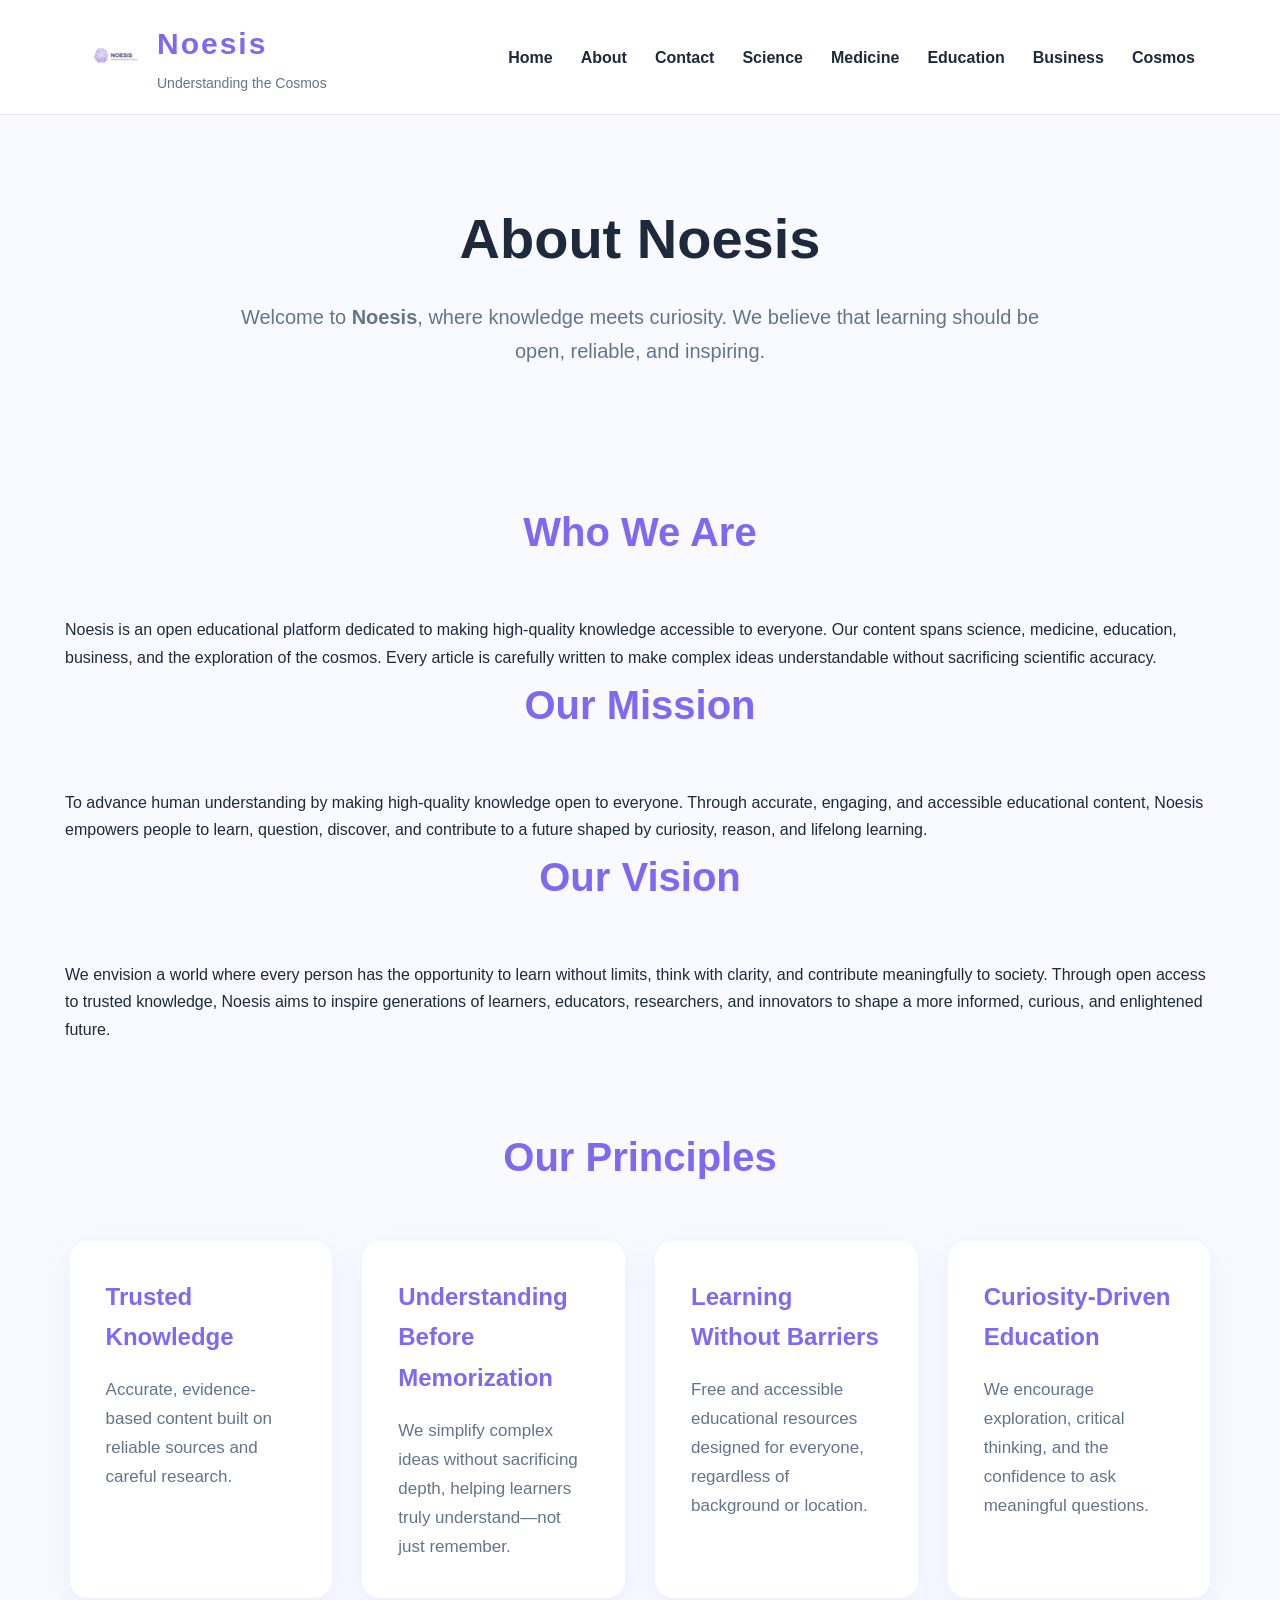
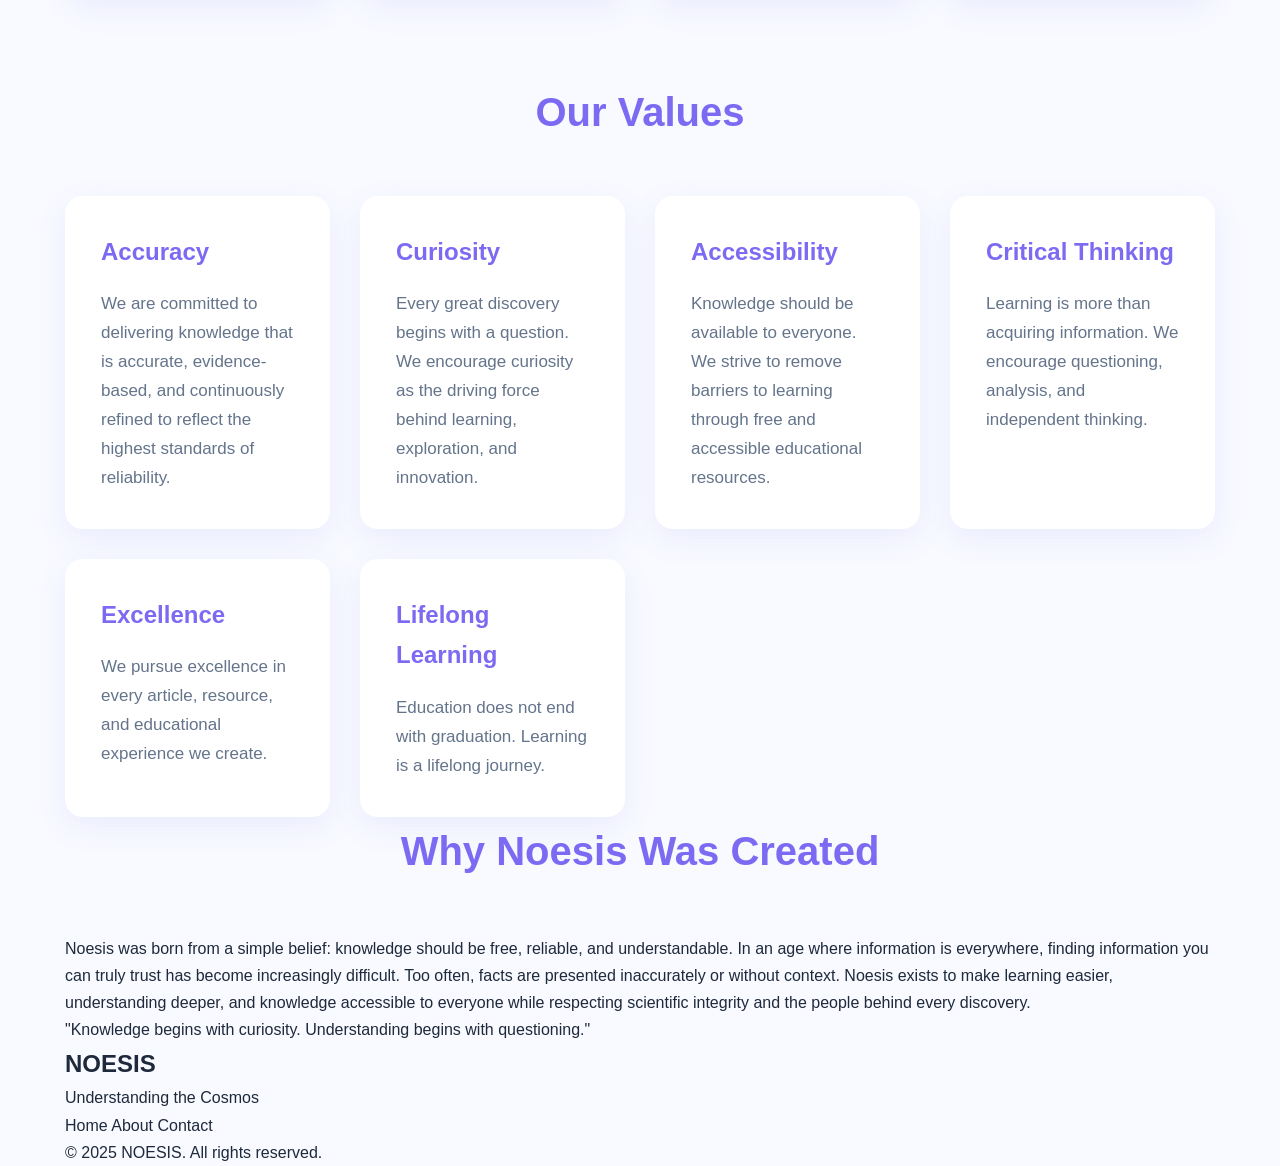
<file: about.html>
<!DOCTYPE html>
<html lang="en">

<head>

    <meta charset="UTF-8">

    <meta name="viewport" content="width=device-width, initial-scale=1.0">

    <meta name="description" content="Learn more about Noesis and our mission to make reliable knowledge accessible to everyone.">

    <title>About | Noesis</title>

    <link rel="stylesheet" href="css/style.css">

</head>

<body>

<header>

    <nav class="navbar">

        <div class="logo">

            <img src="file_000000001f2c71f49f760cad60da0e09.png" alt="Noesis Logo">

            <div>

                <h1>Noesis</h1>

                <span>Understanding the Cosmos</span>

            </div>

        </div>

        <ul class="nav-menu">

            <li><a href="index.html">Home</a></li>

            <li><a href="about.html">About</a></li>

            <li><a href="contact.html">Contact</a></li>

            <li><a href="index.html#science">Science</a></li>

            <li><a href="index.html#medicine">Medicine</a></li>

            <li><a href="index.html#education">Education</a></li>

            <li><a href="index.html#business">Business</a></li>

            <li><a href="index.html#cosmos">Cosmos</a></li>

        </ul>

    </nav>

</header>

<section class="hero">

    <div class="hero-content">

        <h2>About Noesis</h2>

        <p>

            Welcome to <strong>Noesis</strong>, where knowledge meets curiosity.
            We believe that learning should be open, reliable, and inspiring.

        </p>

    </div>

</section>

<section class="container">

    <h2 class="section-title">Who We Are</h2>

    <p>

        Noesis is an open educational platform dedicated to making high-quality
        knowledge accessible to everyone. Our content spans science, medicine,
        education, business, and the exploration of the cosmos. Every article
        is carefully written to make complex ideas understandable without
        sacrificing scientific accuracy.

    </p>

</section>
<section class="container">

    <h2 class="section-title">Our Mission</h2>

    <p>

        To advance human understanding by making high-quality knowledge open to everyone.
        Through accurate, engaging, and accessible educational content, Noesis empowers
        people to learn, question, discover, and contribute to a future shaped by
        curiosity, reason, and lifelong learning.

    </p>

</section>

<section class="container">

    <h2 class="section-title">Our Vision</h2>

    <p>

        We envision a world where every person has the opportunity to learn without limits,
        think with clarity, and contribute meaningfully to society. Through open access to
        trusted knowledge, Noesis aims to inspire generations of learners, educators,
        researchers, and innovators to shape a more informed, curious, and enlightened future.

    </p>

</section>

<section class="categories">

    <div class="container">

        <h2 class="section-title">Our Principles</h2>

        <div class="cards">

            <div class="card">

                <h3>Trusted Knowledge</h3>

                <p>
                    Accurate, evidence-based content built on reliable sources and careful research.
                </p>

            </div>

            <div class="card">

                <h3>Understanding Before Memorization</h3>

                <p>
                    We simplify complex ideas without sacrificing depth, helping learners truly understand—not just remember.
                </p>

            </div>

            <div class="card">

                <h3>Learning Without Barriers</h3>

                <p>
                    Free and accessible educational resources designed for everyone, regardless of background or location.
                </p>

            </div>
          <div class="card">

    <h3>Curiosity-Driven Education</h3>

    <p>
        We encourage exploration, critical thinking, and the confidence to ask meaningful questions.
    </p>

</div>

        </div>

    </div>

</section>
<section class="container">

    <h2 class="section-title">Our Values</h2>

    <div class="cards">

        <div class="card">

            <h3>Accuracy</h3>

            <p>
                We are committed to delivering knowledge that is accurate,
                evidence-based, and continuously refined to reflect the
                highest standards of reliability.
            </p>

        </div>

        <div class="card">

            <h3>Curiosity</h3>

            <p>
                Every great discovery begins with a question.
                We encourage curiosity as the driving force behind
                learning, exploration, and innovation.
            </p>

        </div>

        <div class="card">

            <h3>Accessibility</h3>

            <p>
                Knowledge should be available to everyone.
                We strive to remove barriers to learning through
                free and accessible educational resources.
            </p>

        </div>

        <div class="card">

            <h3>Critical Thinking</h3>

            <p>
                Learning is more than acquiring information.
                We encourage questioning, analysis, and independent thinking.
            </p>

        </div>

        <div class="card">

            <h3>Excellence</h3>

            <p>
                We pursue excellence in every article, resource,
                and educational experience we create.
            </p>

        </div>

        <div class="card">

            <h3>Lifelong Learning</h3>

            <p>
                Education does not end with graduation.
                Learning is a lifelong journey.
            </p>

        </div>

    </div>

</section>

<section class="container">

    <h2 class="section-title">Why Noesis Was Created</h2>

    <p>

        Noesis was born from a simple belief: knowledge should be free,
        reliable, and understandable.

        In an age where information is everywhere, finding information
        you can truly trust has become increasingly difficult.

        Too often, facts are presented inaccurately or without context.

        Noesis exists to make learning easier, understanding deeper,
        and knowledge accessible to everyone while respecting scientific
        integrity and the people behind every discovery.

    </p>

</section>

<section class="quote">

    <div class="container">

        <blockquote>

            "Knowledge begins with curiosity.
            Understanding begins with questioning."

        </blockquote>

    </div>

</section>

<footer>

    <div class="container">

        <div class="footer-logo">

            <h2>NOESIS</h2>

            <p>Understanding the Cosmos</p>

        </div>

        <div class="footer-links">

            <a href="index.html">Home</a>

            <a href="about.html">About</a>

            <a href="contact.html">Contact</a>

        </div>

        <p class="copyright">

            © 2025 NOESIS. All rights reserved.

        </p>

    </div>

</footer>

<script src="js/script.js"></script>

</body>

</html>
</file>
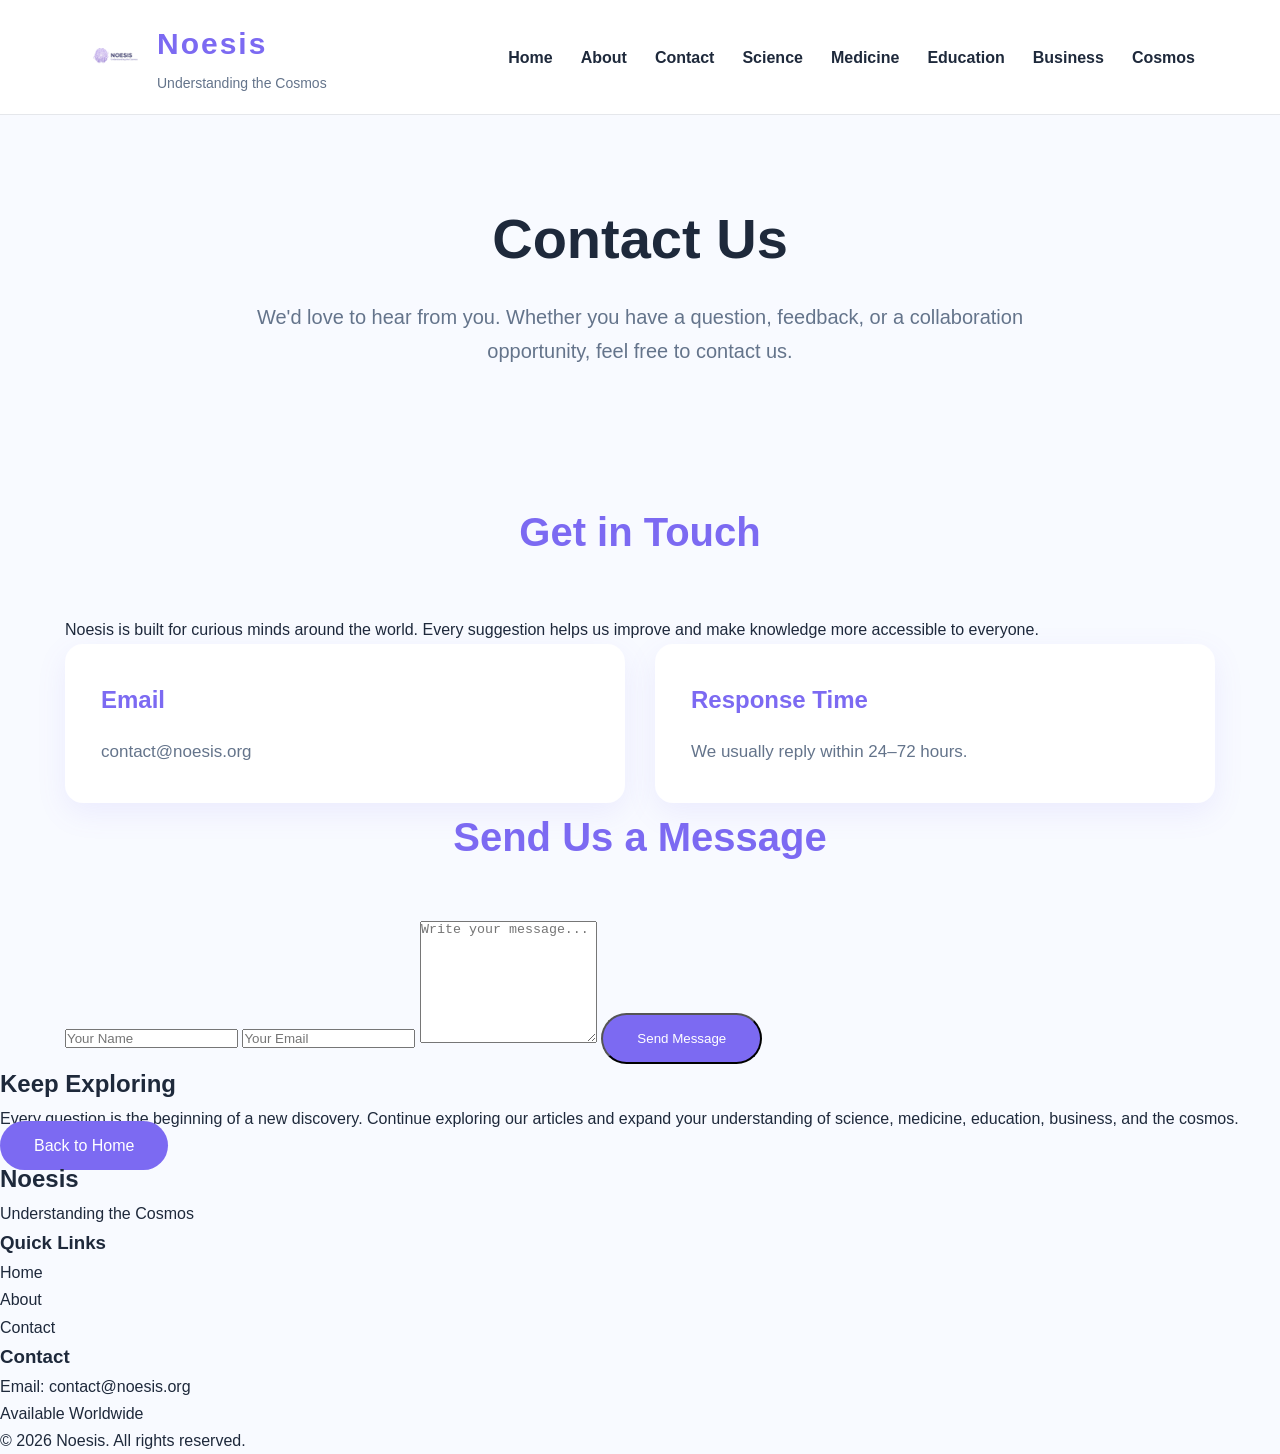
<file: contact.html>
<!DOCTYPE html>
<html lang="en">

<head>

    <meta charset="UTF-8">

    <meta name="viewport" content="width=device-width, initial-scale=1.0">

    <meta name="description" content="Contact Noesis">

    <title>Contact | Noesis</title>

    <link rel="stylesheet" href="css/style.css">

</head>

<body>

<header>

    <nav class="navbar">

        <div class="logo">

            <img src="file_000000001f2c71f49f760cad60da0e09.png" alt="Noesis Logo">

            <div>

                <h1>Noesis</h1>

                <span>Understanding the Cosmos</span>

            </div>

        </div>

        <ul class="nav-menu">

            <li><a href="index.html">Home</a></li>

            <li><a href="about.html">About</a></li>

            <li><a href="contact.html">Contact</a></li>

            <li><a href="index.html#science">Science</a></li>

            <li><a href="index.html#medicine">Medicine</a></li>

            <li><a href="index.html#education">Education</a></li>

            <li><a href="index.html#business">Business</a></li>

            <li><a href="index.html#cosmos">Cosmos</a></li>

        </ul>

    </nav>

</header>

<section class="hero">

    <div class="hero-content">

        <h2>Contact Us</h2>

        <p>

            We'd love to hear from you. Whether you have a question,
            feedback, or a collaboration opportunity, feel free to contact us.

        </p>

    </div>

</section>

<section class="container">

    <h2 class="section-title">Get in Touch</h2>

    <p>

        Noesis is built for curious minds around the world.
        Every suggestion helps us improve and make knowledge
        more accessible to everyone.

    </p>

</section>

<section class="container">

    <div class="cards">

        <div class="card">

            <h3>Email</h3>

            <p>

                contact@noesis.org

            </p>

        </div>

        <div class="card">

            <h3>Response Time</h3>

            <p>

                We usually reply within 24–72 hours.

            </p>

        </div>

    </div>

</section>
<section class="container">

    <h2 class="section-title">Send Us a Message</h2>

    <form class="contact-form">

        <input
            type="text"
            placeholder="Your Name"
            required
        >

        <input
            type="email"
            placeholder="Your Email"
            required
        >

        <textarea
            rows="8"
            placeholder="Write your message..."
            required
        ></textarea>

        <button class="btn-primary" type="submit">

            Send Message

        </button>

    </form>

</section>

<section class="cta">

    <h2>Keep Exploring</h2>

    <p>

        Every question is the beginning of a new discovery.
        Continue exploring our articles and expand your understanding
        of science, medicine, education, business, and the cosmos.

    </p>

    <a href="index.html" class="btn-primary">

        Back to Home

    </a>

</section>

<footer>

    <div class="footer-content">

        <div class="footer-logo">

            <h2>Noesis</h2>

            <p>Understanding the Cosmos</p>

        </div>

        <div class="footer-links">

            <h3>Quick Links</h3>

            <ul>

                <li><a href="index.html">Home</a></li>

                <li><a href="about.html">About</a></li>

                <li><a href="contact.html">Contact</a></li>

            </ul>

        </div>

        <div class="footer-contact">

            <h3>Contact</h3>

            <p>Email: contact@noesis.org</p>

            <p>Available Worldwide</p>

        </div>

    </div>

    <div class="copyright">

        © <span id="year"></span> Noesis. All rights reserved.

    </div>

</footer>

<script src="js/script.js"></script>

</body>

</html>
</file>
<file: css/style.css>
/* ======================================================
   NOESIS
   Main Stylesheet
   ====================================================== */

:root{

    --primary:#7C6AF2;
    --primary-light:#A898FF;
    --secondary:#5EC8FF;

    --background:#F8FAFF;
    --white:#FFFFFF;

    --text:#1E293B;
    --text-light:#64748B;

    --border:#E5E7EB;

    --shadow:0 10px 30px rgba(124,106,242,.10);

    --radius:18px;

}

*{
    margin:0;
    padding:0;
    box-sizing:border-box;
}

html{
    scroll-behavior:smooth;
}

body{

    font-family:Arial,Helvetica,sans-serif;

    background:var(--background);

    color:var(--text);

    line-height:1.7;

}

img{

    max-width:100%;
    display:block;

}

a{

    text-decoration:none;

    color:inherit;

}

.container{

    width:min(1150px,92%);
    margin:auto;

}

/* ===========================
   Header
=========================== */

header{

    position:sticky;

    top:0;

    background:rgba(255,255,255,.95);

    backdrop-filter:blur(12px);

    border-bottom:1px solid var(--border);

    z-index:999;

}

.navbar{

    max-width:1150px;

    margin:auto;

    display:flex;

    align-items:center;

    justify-content:space-between;

    padding:18px 20px;

}

.logo{

    display:flex;

    align-items:center;

    gap:14px;

}

.logo img{

    width:58px;

}

.logo h1{

    font-size:30px;

    color:var(--primary);

    letter-spacing:2px;

}

.logo span{

    color:var(--text-light);

    font-size:14px;

}

.nav-menu{

    list-style:none;

    display:flex;

    gap:28px;

}

.nav-menu a{

    font-weight:600;

    transition:.3s;

}

.nav-menu a:hover{

    color:var(--primary);

}

/* ===========================
   Hero
=========================== */

.hero{

    padding:90px 20px;

}

.hero-content{

    max-width:800px;

    margin:auto;

    text-align:center;

}

.hero h2{

    font-size:56px;

    line-height:1.2;

    margin-bottom:28px;

    color:var(--text);

}

.hero p{

    font-size:20px;

    color:var(--text-light);

    margin-bottom:40px;

}

.hero-buttons{

    display:flex;

    justify-content:center;

    gap:20px;

    flex-wrap:wrap;

}

.btn-primary{

    background:var(--primary);

    color:white;

    padding:16px 34px;

    border-radius:50px;

    transition:.3s;

}

.btn-primary:hover{

    transform:translateY(-3px);

}

.btn-secondary{

    border:2px solid var(--primary);

    color:var(--primary);

    padding:16px 34px;

    border-radius:50px;

                         }
/* ===========================
   Categories
=========================== */

.categories{

    padding:80px 20px;

}

.section-title{

    text-align:center;

    font-size:40px;

    margin-bottom:50px;

    color:var(--primary);

}

.cards{

    display:grid;

    grid-template-columns:repeat(auto-fit,minmax(250px,1fr));

    gap:30px;

}

.card{

    background:var(--white);

    padding:35px;

    border-radius:var(--radius);

    box-shadow:var(--shadow);

    transition:.35s;

    border:1px solid transparent;

}

.card:hover{

    transform:translateY(-8px);

    border-color:var(--primary-light);

}

.card h3{

    margin-bottom:18px;

    color:var(--primary);

    font-size:24px;

}

.card p{

    color:var(--text-light);

    font-size:17px;

}

/* ===========================
   Featured Articles
=========================== */

.articles{

    padding:90px 20px;

}

.article-grid{

    display:grid;

    grid-template
  /* ===========================
   Footer
=========================== */

footer{

    background:var(--white);

    margin-top:100px;

    border-top:1px solid var(--border);

    padding:60px 20px;

}

.footer-content{

    max-width:1150px;

    margin:auto;

    display:grid;

    grid-template-columns:repeat(auto-fit,minmax(250px,1fr));

    gap:40px;

}

.footer-logo h2{

    color:var(--primary);

    margin-bottom:12px;

}

.footer-logo p{

    color:var(--text-light);

}

.footer-links h3,
.footer-contact h3{

    margin-bottom:18px;

    color:var(--primary);

}

.footer-links ul{

    list-style:none;

}

.footer-links li{

    margin-bottom:12px;

}

.footer-links a{

    color:var(--text-light);

    transition:.3s;

}

.footer-links a:hover{

    color:var(--primary);

}

.footer-contact p{

    margin-bottom:10px;

    color:var(--text-light);

}

.copyright{

    text-align:center;

    margin-top:50px;

    padding-top:25px;

    border-top:1px solid var(--border);

    color:var(--text-light);

    font-size:15px;

}

/* ===========================
   Responsive Design
=========================== */

@media(max-width:900px){

    .navbar{

        flex-direction:column;

        gap:18px;

    }

    .nav-menu{

        flex-wrap:wrap;

        justify-content:center;

        gap:18px;

    }

    .hero{

        padding:70px 20px;
      }

.hero h2{

    font-size:42px;

}

.hero p{

    font-size:18px;

}

}

@media(max-width:600px){

    .hero h2{

        font-size:34px;

    }

    .section-title{

        font-size:30px;

    }

    .cta h2{

        font-size:30px;

    }

    .hero-buttons{

        flex-direction:column;

        align-items:center;

    }

    .btn-primary,
    .btn-secondary{

        width:100%;

        max-width:280px;

        text-align:center;

    }

}
</file>
